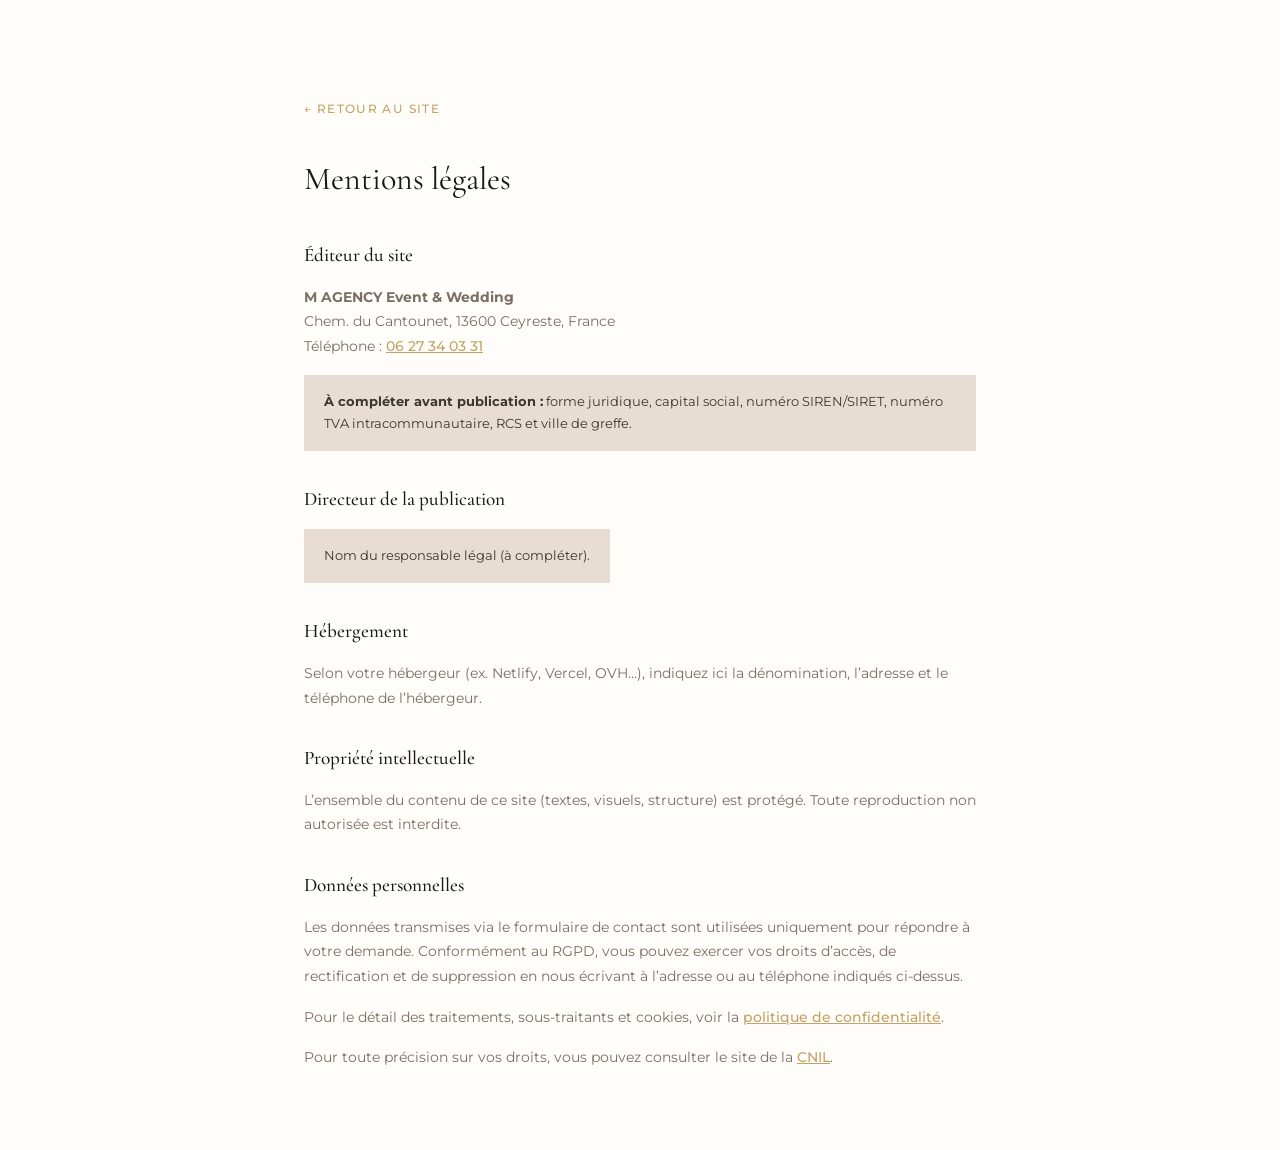
<file: m-agency-wedding/mentions-legales.html>
<!DOCTYPE html>
<html lang="fr">
<head>
  <meta charset="UTF-8">
  <meta name="viewport" content="width=device-width, initial-scale=1.0">
  <title>Mentions légales — M AGENCY Event & Wedding</title>
  <meta name="description" content="Mentions légales et informations éditeur du site M AGENCY Event & Wedding.">
  <link rel="canonical" href="https://www.magency.fr/mentions-legales.html">
  <link rel="icon" href="favicon.svg" type="image/svg+xml">
  <link href="https://fonts.googleapis.com/css2?family=Cormorant+Garamond:wght@400;500&family=Montserrat:wght@300;400&display=swap" rel="stylesheet">
  <link rel="stylesheet" href="css/styles.css">
  <style>
    .legal-page{max-width:720px;margin:0 auto;padding:6rem 1.5rem 4rem;font-size:.88rem;line-height:1.75;color:var(--text)}
    .legal-page h1{font-family:var(--font-display);font-size:2rem;font-weight:400;color:var(--dark);margin-bottom:2rem}
    .legal-page h2{font-family:var(--font-display);font-size:1.2rem;font-weight:500;color:var(--dark);margin:2rem 0 .75rem}
    .legal-page p{margin-bottom:1rem;color:var(--text-light)}
    .legal-page a{color:var(--gold);font-weight:500}
    .legal-back{display:inline-block;margin-bottom:2rem;font-size:.72rem;letter-spacing:.12em;text-transform:uppercase;color:var(--gold);text-decoration:none}
    .legal-back:hover{text-decoration:underline}
    .legal-placeholder{background:var(--champagne);padding:1rem 1.25rem;margin:1rem 0;font-size:.8rem;color:var(--text)}
  </style>
</head>
<body style="background:var(--warm-white)">
  <main class="legal-page">
    <a class="legal-back" href="index.html">← Retour au site</a>
    <h1>Mentions légales</h1>

    <h2>Éditeur du site</h2>
    <p><strong>M AGENCY Event & Wedding</strong><br>Chem. du Cantounet, 13600 Ceyreste, France<br>Téléphone : <a href="tel:0627340331">06 27 34 03 31</a></p>
    <div class="legal-placeholder">
      <strong>À compléter avant publication :</strong> forme juridique, capital social, numéro SIREN/SIRET, numéro TVA intracommunautaire, RCS et ville de greffe.
    </div>

    <h2>Directeur de la publication</h2>
    <p><span class="legal-placeholder" style="display:inline-block;margin:0">Nom du responsable légal (à compléter).</span></p>

    <h2>Hébergement</h2>
    <p>Selon votre hébergeur (ex. Netlify, Vercel, OVH…), indiquez ici la dénomination, l’adresse et le téléphone de l’hébergeur.</p>

    <h2>Propriété intellectuelle</h2>
    <p>L’ensemble du contenu de ce site (textes, visuels, structure) est protégé. Toute reproduction non autorisée est interdite.</p>

    <h2>Données personnelles</h2>
    <p>Les données transmises via le formulaire de contact sont utilisées uniquement pour répondre à votre demande. Conformément au RGPD, vous pouvez exercer vos droits d’accès, de rectification et de suppression en nous écrivant à l’adresse ou au téléphone indiqués ci-dessus.</p>
    <p>Pour le détail des traitements, sous-traitants et cookies, voir la <a href="politique-confidentialite.html">politique de confidentialité</a>.</p>
    <p>Pour toute précision sur vos droits, vous pouvez consulter le site de la <a href="https://www.cnil.fr" rel="noopener noreferrer" target="_blank">CNIL</a>.</p>
  </main>
</body>
</html>
</file>
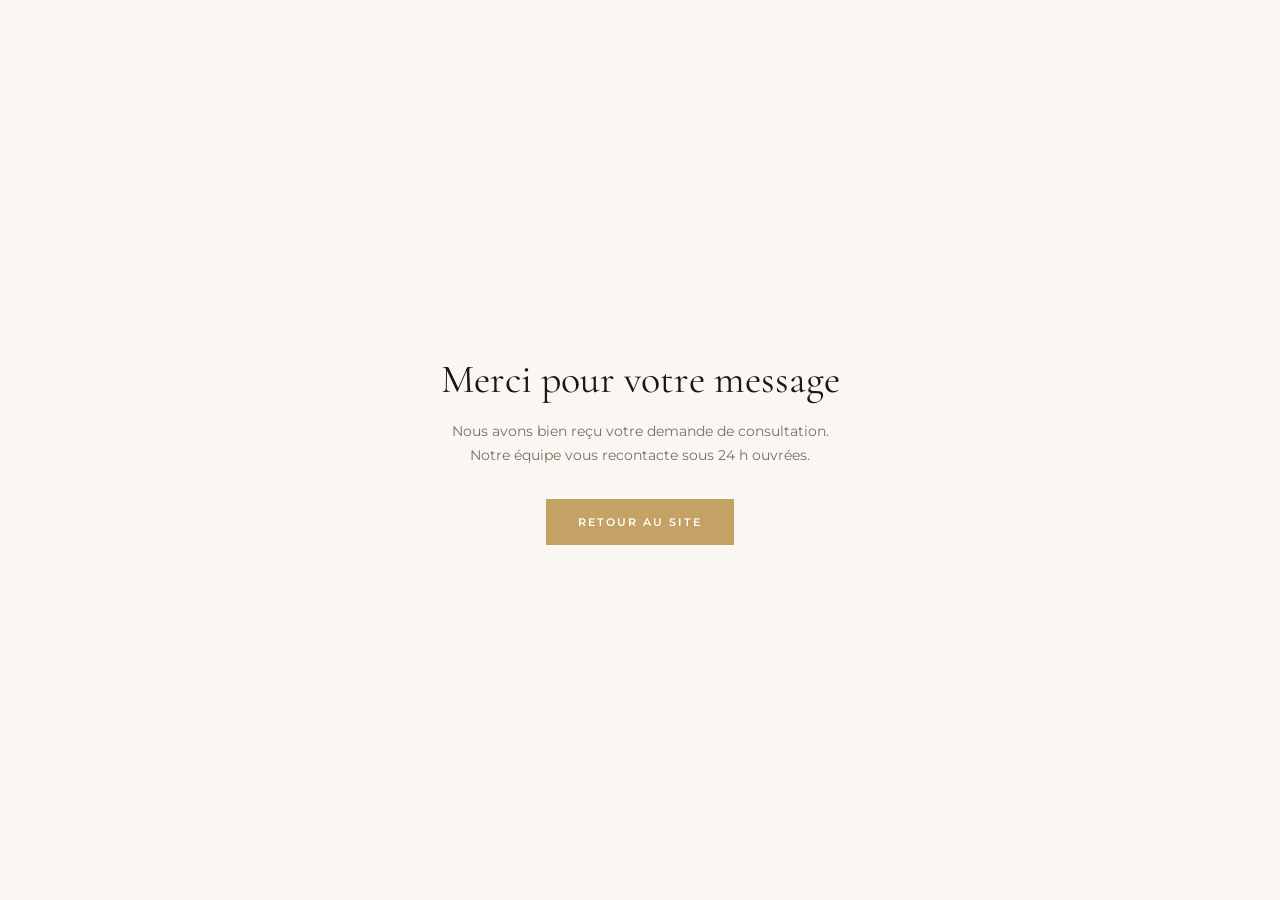
<file: m-agency-wedding/merci.html>
<!DOCTYPE html>
<html lang="fr">
<head>
  <meta charset="UTF-8">
  <meta name="viewport" content="width=device-width, initial-scale=1.0">
  <meta name="robots" content="noindex, follow">
  <title>Message reçu — M AGENCY Event & Wedding</title>
  <meta name="description" content="Merci pour votre message. M AGENCY vous recontacte très bientôt.">
  <link rel="canonical" href="https://www.magency.fr/merci.html">
  <link rel="icon" href="favicon.svg" type="image/svg+xml">
  <link href="https://fonts.googleapis.com/css2?family=Cormorant+Garamond:ital,wght@0,400;0,500&family=Montserrat:wght@400;500&display=swap" rel="stylesheet">
  <link rel="stylesheet" href="css/styles.css">
  <style>
    .page-simple{min-height:100vh;display:flex;flex-direction:column;align-items:center;justify-content:center;padding:2rem;text-align:center;background:var(--cream)}
    .page-simple h1{font-family:var(--font-display);font-size:clamp(1.75rem,4vw,2.5rem);font-weight:400;color:var(--dark);margin-bottom:1rem}
    .page-simple p{max-width:420px;font-size:.9rem;color:var(--text-light);line-height:1.7;margin-bottom:2rem}
    .page-simple a{display:inline-block;font-family:var(--font-body);font-size:.68rem;font-weight:600;letter-spacing:.18em;text-transform:uppercase;padding:1rem 2rem;background:var(--gold);color:var(--warm-white);text-decoration:none;transition:background .3s}
    .page-simple a:hover{background:var(--gold-light)}
  </style>
</head>
<body>
  <div class="page-simple">
    <h1>Merci pour votre message</h1>
    <p>Nous avons bien reçu votre demande de consultation. Notre équipe vous recontacte sous 24&nbsp;h ouvrées.</p>
    <a href="index.html">Retour au site</a>
  </div>
</body>
</html>
</file>
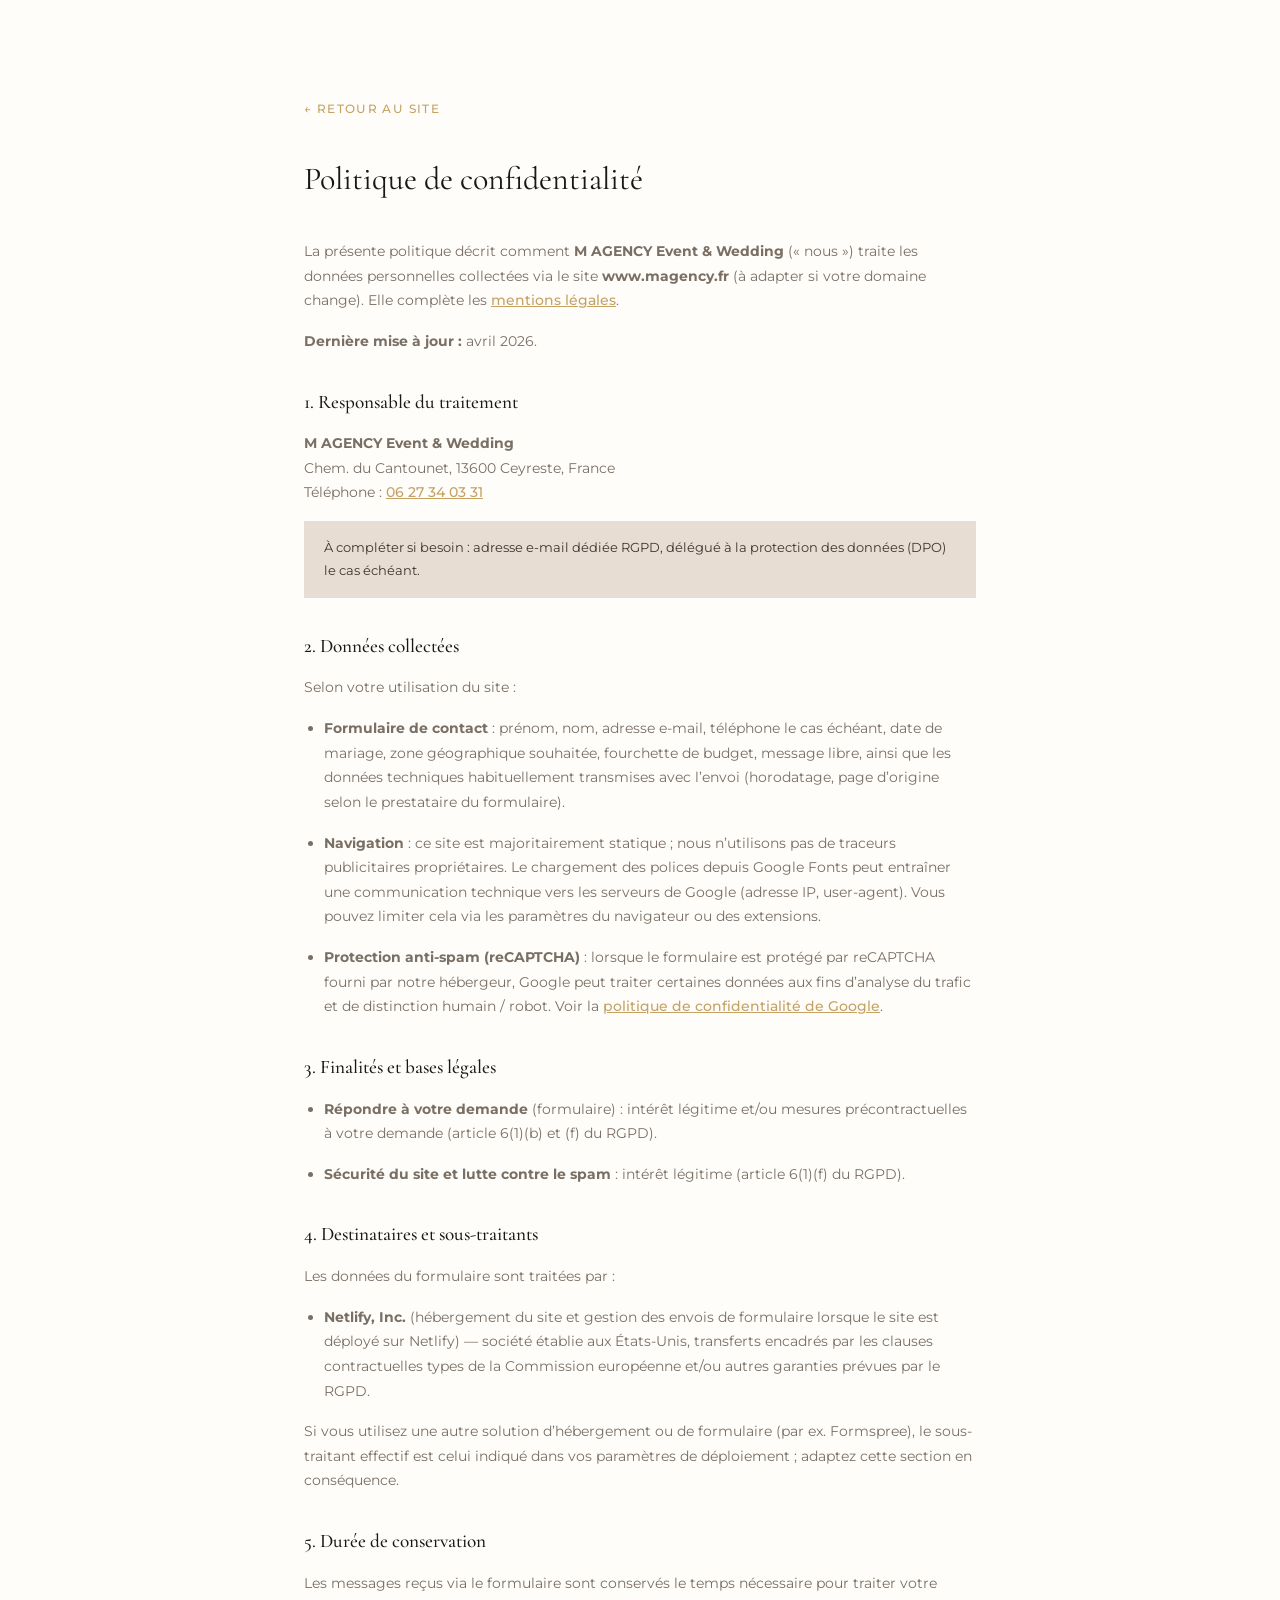
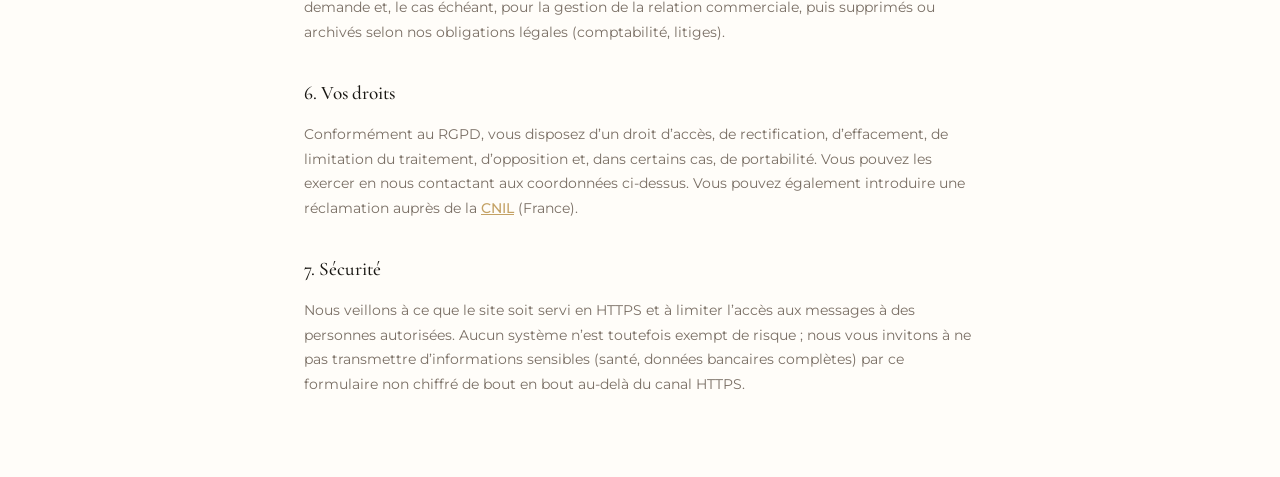
<file: m-agency-wedding/politique-confidentialite.html>
<!DOCTYPE html>
<html lang="fr">
<head>
  <meta charset="UTF-8">
  <meta name="viewport" content="width=device-width, initial-scale=1.0">
  <title>Politique de confidentialité — M AGENCY Event & Wedding</title>
  <meta name="description" content="Politique de confidentialité et protection des données personnelles — M AGENCY Event & Wedding.">
  <link rel="canonical" href="https://www.magency.fr/politique-confidentialite.html">
  <link rel="icon" href="favicon.svg" type="image/svg+xml">
  <link href="https://fonts.googleapis.com/css2?family=Cormorant+Garamond:wght@400;500&family=Montserrat:wght@300;400&display=swap" rel="stylesheet">
  <link rel="stylesheet" href="css/styles.css">
  <style>
    .legal-page{max-width:720px;margin:0 auto;padding:6rem 1.5rem 4rem;font-size:.88rem;line-height:1.75;color:var(--text)}
    .legal-page h1{font-family:var(--font-display);font-size:2rem;font-weight:400;color:var(--dark);margin-bottom:2rem}
    .legal-page h2{font-family:var(--font-display);font-size:1.2rem;font-weight:500;color:var(--dark);margin:2rem 0 .75rem}
    .legal-page p,.legal-page li{margin-bottom:1rem;color:var(--text-light)}
    .legal-page ul{padding-left:1.25rem;margin-bottom:1rem}
    .legal-page a{color:var(--gold);font-weight:500}
    .legal-back{display:inline-block;margin-bottom:2rem;font-size:.72rem;letter-spacing:.12em;text-transform:uppercase;color:var(--gold);text-decoration:none}
    .legal-back:hover{text-decoration:underline}
    .legal-placeholder{background:var(--champagne);padding:1rem 1.25rem;margin:1rem 0;font-size:.8rem;color:var(--text)}
  </style>
</head>
<body style="background:var(--warm-white)">
  <main class="legal-page">
    <a class="legal-back" href="index.html">← Retour au site</a>
    <h1>Politique de confidentialité</h1>
    <p>La présente politique décrit comment <strong>M AGENCY Event & Wedding</strong> (« nous ») traite les données personnelles collectées via le site <strong>www.magency.fr</strong> (à adapter si votre domaine change). Elle complète les <a href="mentions-legales.html">mentions légales</a>.</p>
    <p><strong>Dernière mise à jour :</strong> avril 2026.</p>

    <h2>1. Responsable du traitement</h2>
    <p><strong>M AGENCY Event & Wedding</strong><br>Chem. du Cantounet, 13600 Ceyreste, France<br>Téléphone : <a href="tel:0627340331">06 27 34 03 31</a></p>
    <div class="legal-placeholder">
      À compléter si besoin : adresse e-mail dédiée RGPD, délégué à la protection des données (DPO) le cas échéant.
    </div>

    <h2>2. Données collectées</h2>
    <p>Selon votre utilisation du site :</p>
    <ul>
      <li><strong>Formulaire de contact</strong> : prénom, nom, adresse e-mail, téléphone le cas échéant, date de mariage, zone géographique souhaitée, fourchette de budget, message libre, ainsi que les données techniques habituellement transmises avec l’envoi (horodatage, page d’origine selon le prestataire du formulaire).</li>
      <li><strong>Navigation</strong> : ce site est majoritairement statique ; nous n’utilisons pas de traceurs publicitaires propriétaires. Le chargement des polices depuis Google Fonts peut entraîner une communication technique vers les serveurs de Google (adresse IP, user-agent). Vous pouvez limiter cela via les paramètres du navigateur ou des extensions.</li>
      <li><strong>Protection anti-spam (reCAPTCHA)</strong> : lorsque le formulaire est protégé par reCAPTCHA fourni par notre hébergeur, Google peut traiter certaines données aux fins d’analyse du trafic et de distinction humain / robot. Voir la <a href="https://policies.google.com/privacy" rel="noopener noreferrer" target="_blank">politique de confidentialité de Google</a>.</li>
    </ul>

    <h2>3. Finalités et bases légales</h2>
    <ul>
      <li><strong>Répondre à votre demande</strong> (formulaire) : intérêt légitime et/ou mesures précontractuelles à votre demande (article 6(1)(b) et (f) du RGPD).</li>
      <li><strong>Sécurité du site et lutte contre le spam</strong> : intérêt légitime (article 6(1)(f) du RGPD).</li>
    </ul>

    <h2>4. Destinataires et sous-traitants</h2>
    <p>Les données du formulaire sont traitées par :</p>
    <ul>
      <li><strong>Netlify, Inc.</strong> (hébergement du site et gestion des envois de formulaire lorsque le site est déployé sur Netlify) — société établie aux États-Unis, transferts encadrés par les clauses contractuelles types de la Commission européenne et/ou autres garanties prévues par le RGPD.</li>
    </ul>
    <p>Si vous utilisez une autre solution d’hébergement ou de formulaire (par ex. Formspree), le sous-traitant effectif est celui indiqué dans vos paramètres de déploiement ; adaptez cette section en conséquence.</p>

    <h2>5. Durée de conservation</h2>
    <p>Les messages reçus via le formulaire sont conservés le temps nécessaire pour traiter votre demande et, le cas échéant, pour la gestion de la relation commerciale, puis supprimés ou archivés selon nos obligations légales (comptabilité, litiges).</p>

    <h2>6. Vos droits</h2>
    <p>Conformément au RGPD, vous disposez d’un droit d’accès, de rectification, d’effacement, de limitation du traitement, d’opposition et, dans certains cas, de portabilité. Vous pouvez les exercer en nous contactant aux coordonnées ci-dessus. Vous pouvez également introduire une réclamation auprès de la <a href="https://www.cnil.fr" rel="noopener noreferrer" target="_blank">CNIL</a> (France).</p>

    <h2>7. Sécurité</h2>
    <p>Nous veillons à ce que le site soit servi en HTTPS et à limiter l’accès aux messages à des personnes autorisées. Aucun système n’est toutefois exempt de risque ; nous vous invitons à ne pas transmettre d’informations sensibles (santé, données bancaires complètes) par ce formulaire non chiffré de bout en bout au-delà du canal HTTPS.</p>
  </main>
</body>
</html>
</file>
<file: m-agency-wedding/css/styles.css>
*,*::before,*::after{margin:0;padding:0;box-sizing:border-box}
:root{--cream:#FAF7F2;--warm-white:#FFFDF9;--champagne:#E8DDD3;--gold:#C4A265;--gold-light:#D4B87A;--dark:#1A1814;--text:#3D3630;--text-light:#7A6F65;--sage:#A8B5A0;--panel-services:#D9CFC3;--panel-services-end:#EDE4DA;--font-display:'Cormorant Garamond',Georgia,serif;--font-body:'Montserrat',sans-serif}
html{scroll-behavior:smooth;font-size:16px;overflow-x:hidden;max-width:100%;width:100%;overscroll-behavior-x:none}
body{font-family:var(--font-body);color:var(--text);background:var(--cream);overflow-x:hidden;max-width:100%;width:100%;position:relative;-webkit-font-smoothing:antialiased;overscroll-behavior-x:none}
main{max-width:100%;width:100%;overflow-x:clip;box-sizing:border-box}
@supports not (overflow:clip){main{overflow-x:hidden}}
img,svg,video,canvas{max-width:100%;height:auto}

.preloader{position:fixed;inset:0;z-index:9999;background:var(--dark);display:flex;align-items:center;justify-content:center;padding:0 1rem;transition:opacity .8s,visibility .8s;overflow:hidden}
.preloader.hidden{opacity:0;visibility:hidden;pointer-events:none}
.preloader-text{font-family:var(--font-display);font-size:clamp(1.5rem,8vw,4rem);color:var(--gold);font-weight:300;letter-spacing:.2em;max-width:100%;text-align:center;animation:pulse 1.2s ease-in-out infinite alternate}
@media(max-width:400px){.preloader-text{letter-spacing:.12em}}
@keyframes pulse{from{opacity:.3}to{opacity:1}}

nav{position:fixed;top:0;left:0;right:0;z-index:100;padding:1.25rem 3rem;display:flex;align-items:center;justify-content:space-between;transition:all .5s;background:transparent;max-width:100%;box-sizing:border-box}
nav.scrolled{background:rgba(250,247,242,.92);backdrop-filter:blur(20px);-webkit-backdrop-filter:blur(20px);box-shadow:0 1px 0 rgba(196,162,101,.15);padding:.85rem 3rem}
.nav-logo{font-family:var(--font-display);font-size:1.5rem;font-weight:400;letter-spacing:.15em;color:var(--warm-white);text-decoration:none;transition:color .4s}
nav.scrolled .nav-logo{color:var(--dark)}
.nav-links{display:flex;gap:2.5rem;align-items:center}
.nav-links a{font-family:var(--font-body);font-size:.7rem;font-weight:500;letter-spacing:.18em;text-transform:uppercase;color:rgba(255,255,255,.85);text-decoration:none;transition:color .3s;position:relative}
.nav-links a::after{content:'';position:absolute;bottom:-4px;left:0;width:0;height:1px;background:var(--gold);transition:width .3s}
.nav-links a:hover::after{width:100%}
nav.scrolled .nav-links a{color:var(--text)}
.nav-links a:hover{color:var(--gold)}
.nav-cta{font-family:var(--font-body);font-size:.65rem;font-weight:600;letter-spacing:.15em;text-transform:uppercase;padding:.7rem 1.8rem;background:var(--gold);color:var(--warm-white);border:none;cursor:pointer;text-decoration:none;transition:all .3s}
.nav-cta:hover{background:var(--gold-light);transform:translateY(-1px)}
.hamburger{display:none;cursor:pointer;background:none;border:none;flex-direction:column;gap:5px;padding:5px}
.hamburger span{display:block;width:24px;height:1.5px;background:var(--warm-white);transition:all .3s}
nav.scrolled .hamburger span{background:var(--dark)}
.mobile-menu{position:fixed;inset:0;z-index:99;background:var(--dark);display:flex;flex-direction:column;align-items:center;justify-content:center;gap:2.5rem;opacity:0;visibility:hidden;transition:all .5s}
.mobile-menu.open{opacity:1;visibility:visible}
.mobile-menu a{font-family:var(--font-display);font-size:2rem;font-weight:300;color:var(--warm-white);text-decoration:none;letter-spacing:.08em;transition:color .3s}
.mobile-menu a:hover{color:var(--gold)}
.mobile-menu .mobile-phone{font-family:var(--font-body);font-size:.8rem;font-weight:400;color:var(--gold);text-decoration:none;letter-spacing:.1em;margin-top:1rem}
@media(max-width:900px){.nav-links{display:none}.hamburger{display:flex}nav{padding:1rem 1.5rem}nav.scrolled{padding:.75rem 1.5rem}}

.hero{position:relative;min-height:100vh;min-height:100dvh;display:flex;align-items:center;justify-content:center;overflow:hidden;overflow-x:hidden;background:var(--dark);width:100%;max-width:100%;isolation:isolate;contain:paint}
.hero-bg{position:absolute;inset:0;width:100%;height:100%;background:linear-gradient(135deg,rgba(26,24,20,.55)0%,rgba(26,24,20,.35)40%,rgba(26,24,20,.50)100%),url('https://images.unsplash.com/photo-1519741497674-611481863552?w=1920&q=80') center/cover no-repeat;transform:translateZ(0) scale(1.05);animation:heroZoom 20s ease-in-out infinite alternate;transform-origin:center center;will-change:transform}
@keyframes heroZoom{from{transform:translateZ(0) scale(1.05)}to{transform:translateZ(0) scale(1.12)}}
.hero-content{position:relative;z-index:2;text-align:center;max-width:880px;width:100%;padding:0 1.25rem;box-sizing:border-box}
.hero-eyebrow{font-family:var(--font-body);font-size:.7rem;font-weight:500;letter-spacing:.35em;text-transform:uppercase;color:var(--gold);margin-bottom:1.8rem;opacity:0;animation:fadeUp 1s ease .5s forwards}
.hero-title{font-family:var(--font-display);font-size:clamp(2.8rem,6vw,5.5rem);font-weight:300;line-height:1.1;color:var(--warm-white);margin-bottom:1.5rem;overflow-wrap:anywhere;opacity:0;animation:fadeUp 1s ease .7s forwards}
.hero-title em{font-style:italic;font-weight:400;color:var(--gold-light)}
.hero-subtitle{font-family:var(--font-body);font-size:clamp(.85rem,1.5vw,1.05rem);font-weight:300;line-height:1.8;color:rgba(255,255,255,.8);max-width:620px;margin:0 auto 2.5rem;opacity:0;animation:fadeUp 1s ease .9s forwards}
.hero-cta{display:inline-block;font-family:var(--font-body);font-size:.7rem;font-weight:600;letter-spacing:.2em;text-transform:uppercase;padding:1.1rem 3rem;background:var(--gold);color:var(--warm-white);border:none;cursor:pointer;text-decoration:none;transition:all .4s;opacity:0;animation:fadeUp 1s ease 1.1s forwards}
.hero-cta:hover{background:var(--gold-light);transform:translateY(-2px);box-shadow:0 8px 30px rgba(196,162,101,.3)}
.hero-scroll{position:absolute;bottom:2.5rem;left:50%;transform:translateX(-50%);display:flex;flex-direction:column;align-items:center;gap:.5rem;color:rgba(255,255,255,.5);font-size:.6rem;letter-spacing:.2em;text-transform:uppercase;font-family:var(--font-body);animation:fadeUp 1s ease 1.5s forwards;opacity:0}
.scroll-line{width:1px;height:40px;background:rgba(255,255,255,.3);position:relative;overflow:hidden}
.scroll-line::after{content:'';position:absolute;top:-100%;left:0;width:100%;height:100%;background:var(--gold);animation:scrollDown 2s ease-in-out infinite}
@keyframes scrollDown{0%{top:-100%}50%{top:100%}100%{top:100%}}
@keyframes fadeUp{from{opacity:0;transform:translateY(30px)}to{opacity:1;transform:translateY(0)}}

section{padding:7rem 2rem;max-width:100%;width:100%;box-sizing:border-box}
@media(max-width:768px){section{padding:4.5rem 1.25rem}}
.section-eyebrow{font-family:var(--font-body);font-size:.65rem;font-weight:600;letter-spacing:.3em;text-transform:uppercase;color:var(--gold);margin-bottom:1rem}
.section-title{font-family:var(--font-display);font-size:clamp(2rem,4vw,3.5rem);font-weight:300;line-height:1.15;color:var(--dark);margin-bottom:1.2rem;overflow-wrap:anywhere}
.section-title em{font-style:italic;font-weight:400}
.section-subtitle{font-size:.9rem;font-weight:300;line-height:1.8;color:var(--text-light);max-width:550px}

.social-proof{background:var(--warm-white);text-align:center;padding:5rem 2rem;max-width:100%;overflow-x:hidden;box-sizing:border-box}
.trust-stats{display:flex;justify-content:center;gap:4rem;margin:3rem 0;flex-wrap:wrap}
.stat{text-align:center}
.stat-number{font-family:var(--font-display);font-size:clamp(2.5rem,4vw,3.5rem);font-weight:300;color:var(--gold);line-height:1}
.stat-label{font-size:.7rem;font-weight:500;letter-spacing:.15em;text-transform:uppercase;color:var(--text-light);margin-top:.5rem}
.google-badge{display:inline-flex;align-items:center;justify-content:center;flex-wrap:wrap;gap:.5rem;max-width:100%;background:var(--cream);padding:.6rem 1.5rem;margin-bottom:2.5rem;font-size:.75rem;font-weight:500;color:var(--text)}
.google-badge svg{width:18px;height:18px}
.google-badge .g-stars{color:var(--gold);letter-spacing:.1em;margin-left:.3rem}
.testimonials-grid{display:grid;grid-template-columns:repeat(3,1fr);gap:2rem;max-width:1100px;margin:2rem auto 0}
@media(max-width:768px){.testimonials-grid{grid-template-columns:1fr}.trust-stats{gap:2rem}}
.testimonial-card{background:var(--cream);padding:2.5rem 2rem;text-align:left;position:relative}
.testimonial-card::before{content:'\201C';font-family:var(--font-display);font-size:4rem;color:var(--gold);line-height:1;opacity:.4;position:absolute;top:1rem;left:1.5rem}
.testimonial-text{font-family:var(--font-display);font-size:1.05rem;font-style:italic;font-weight:400;line-height:1.7;color:var(--text);margin-bottom:1.5rem;position:relative;z-index:1}
.testimonial-meta{display:flex;align-items:center;gap:.8rem}
.testimonial-avatar{width:36px;height:36px;border-radius:50%;background:var(--gold);display:flex;align-items:center;justify-content:center;font-family:var(--font-display);font-size:.95rem;font-weight:500;color:var(--warm-white);flex-shrink:0}
.testimonial-author{font-size:.75rem;font-weight:600;letter-spacing:.08em;color:var(--text)}
.testimonial-date{font-size:.65rem;font-weight:400;color:var(--text-light);margin-top:.15rem}
.stars{color:var(--gold);margin-bottom:1rem;font-size:.8rem;letter-spacing:.15em}

.services{background:linear-gradient(168deg,var(--panel-services) 0%,#E0D4C6 32%,var(--panel-services-end) 72%,#F3EDE6 100%);position:relative;overflow:hidden}
.services::before{content:'';position:absolute;inset:0;background:radial-gradient(ellipse 90% 60% at 15% 20%,rgba(168,181,160,.2),transparent 50%),radial-gradient(ellipse 70% 50% at 85% 80%,rgba(196,162,101,.12),transparent 45%);pointer-events:none}
.services-inner{max-width:1200px;margin:0 auto;position:relative;z-index:1;width:100%;box-sizing:border-box}
.services-grid>*,.testimonials-grid>*,.form-inner>*,.why-us-inner>*{min-width:0}
.services-header{text-align:center;margin-bottom:4rem}
.services-header .section-subtitle{margin:0 auto}
.services-grid{display:grid;grid-template-columns:repeat(3,1fr);gap:1.5rem}
@media(max-width:900px){.services-grid{grid-template-columns:1fr;gap:1rem}}
.service-card{background:var(--warm-white);padding:3rem 2.5rem;transition:all .5s;border:1px solid rgba(196,162,101,.2);overflow:hidden;box-shadow:0 4px 24px rgba(26,24,20,.04)}
.service-card:hover{border-color:var(--gold);transform:translateY(-4px);box-shadow:0 20px 60px rgba(0,0,0,.06)}
.service-icon{font-family:var(--font-display);font-size:2.5rem;font-weight:300;color:var(--gold);margin-bottom:1.5rem;display:block}
.service-title{font-family:var(--font-display);font-size:1.6rem;font-weight:400;color:var(--dark);margin-bottom:1rem}
.service-desc{font-size:.85rem;font-weight:300;line-height:1.8;color:var(--text-light);margin-bottom:1.5rem}
.service-list{list-style:none}
.service-list li{font-size:.8rem;font-weight:400;color:var(--text);padding:.5rem 0;border-top:1px solid rgba(196,162,101,.15);display:flex;align-items:center;gap:.6rem}
.service-list li::before{content:'\2014';color:var(--gold);font-weight:300}

.why-us{background:var(--warm-white);overflow-x:hidden}
.why-us-inner{max-width:1100px;margin:0 auto;display:grid;grid-template-columns:1fr 1fr;gap:5rem;align-items:center;width:100%;box-sizing:border-box}
@media(max-width:900px){.why-us-inner{grid-template-columns:1fr;gap:3rem}}
.why-us-image{aspect-ratio:3/4;overflow:hidden;position:relative;isolation:isolate}
.why-us-image img{width:100%;height:100%;object-fit:cover}
.why-us-image::after{content:'';position:absolute;top:-1rem;left:-1rem;width:100%;height:100%;border:1px solid var(--gold);z-index:0;pointer-events:none;box-sizing:border-box}
.why-us-image img{position:relative;z-index:1}
.why-list{list-style:none;margin-top:2.5rem}
.why-list li{display:flex;align-items:flex-start;gap:1.2rem;padding:1.3rem 0;border-bottom:1px solid rgba(196,162,101,.15)}
.why-list li:first-child{border-top:1px solid rgba(196,162,101,.15)}
.why-number{font-family:var(--font-display);font-size:1.5rem;font-weight:300;color:var(--gold);flex-shrink:0;width:2.2rem}
.why-text strong{display:block;font-family:var(--font-display);font-size:1.15rem;font-weight:500;color:var(--dark);margin-bottom:.3rem}
.why-text span{font-size:.82rem;font-weight:300;line-height:1.7;color:var(--text-light)}

.form-section{background:var(--cream)}
.form-inner{max-width:1100px;margin:0 auto;display:grid;grid-template-columns:1fr 1.2fr;gap:4rem;align-items:start;width:100%;box-sizing:border-box}
@media(max-width:900px){.form-inner{grid-template-columns:1fr;gap:2.5rem}}
.form-left .section-subtitle{margin-bottom:2rem}
.form-features{list-style:none}
.form-features li{display:flex;align-items:center;gap:.8rem;padding:.6rem 0;font-size:.85rem;font-weight:400;color:var(--text)}
.form-features li svg{width:18px;height:18px;flex-shrink:0;color:var(--gold)}
.form-contact-info{margin-top:2.5rem;padding-top:2rem;border-top:1px solid rgba(196,162,101,.2)}
.form-contact-info p{font-size:.82rem;font-weight:400;color:var(--text-light);line-height:1.8}
.form-contact-info a{color:var(--gold);text-decoration:none;font-weight:500}
.form-contact-info a:hover{color:var(--gold-light)}
.form-card{background:var(--warm-white);padding:3rem;box-shadow:0 10px 40px rgba(0,0,0,.04)}
@media(max-width:500px){.form-card{padding:2rem 1.5rem}}
.form-row{display:grid;grid-template-columns:1fr 1fr;gap:1rem}
@media(max-width:500px){.form-row{grid-template-columns:1fr}}
.form-group{margin-bottom:1rem}
.form-group.full{grid-column:1/-1}
.form-label{display:block;font-size:.68rem;font-weight:600;letter-spacing:.12em;text-transform:uppercase;color:var(--text-light);margin-bottom:.5rem}
.form-input,.form-textarea,.form-select{width:100%;font-family:var(--font-body);font-size:.88rem;font-weight:300;padding:.85rem 1rem;border:1px solid var(--champagne);background:var(--cream);color:var(--text);transition:border-color .3s;outline:none;-webkit-appearance:none;border-radius:0}
.form-input:focus,.form-textarea:focus,.form-select:focus{border-color:var(--gold)}
.form-input::placeholder,.form-textarea::placeholder{color:var(--champagne)}
.form-textarea{resize:vertical;min-height:120px}
.form-select{cursor:pointer;background-image:url("data:image/svg+xml,%3Csvg xmlns='http://www.w3.org/2000/svg' width='12' height='12' viewBox='0 0 24 24' fill='none' stroke='%23C4A265' stroke-width='2'%3E%3Cpath d='M6 9l6 6 6-6'/%3E%3C/svg%3E");background-repeat:no-repeat;background-position:right 1rem center;padding-right:2.5rem}
.form-privacy-notice{font-size:.72rem;line-height:1.6;color:var(--text-light);margin:.25rem 0 1rem}
.form-privacy-notice a{color:var(--gold);font-weight:500;text-decoration:none}
.form-privacy-notice a:hover{text-decoration:underline}
.form-recaptcha{margin:.5rem 0 1rem;min-height:78px;max-width:100%;overflow-x:auto;-webkit-overflow-scrolling:touch;touch-action:auto}
.form-recaptcha:empty{min-height:0;margin:0}
.form-recaptcha iframe{max-width:100%!important}
.form-submit{width:100%;font-family:var(--font-body);font-size:.7rem;font-weight:600;letter-spacing:.2em;text-transform:uppercase;padding:1.1rem;background:var(--gold);color:var(--warm-white);border:none;cursor:pointer;transition:all .3s;margin-top:.5rem}
.form-submit:hover{background:var(--gold-light)}

.final-cta{background:var(--dark);text-align:center;padding:6rem 2rem;position:relative;overflow:hidden;max-width:100%;box-sizing:border-box}
.final-cta::before{content:'';position:absolute;inset:0;background:radial-gradient(ellipse at center,rgba(196,162,101,.1)0%,transparent 70%)}
.final-cta-inner{position:relative;z-index:1}
.final-cta .section-eyebrow{color:var(--gold)}
.final-cta .section-title{color:var(--warm-white);max-width:700px;margin:0 auto .8rem}
.final-cta .section-subtitle{color:rgba(255,255,255,.6);margin:0 auto 2.5rem}
.final-cta-btn{display:inline-block;font-family:var(--font-body);font-size:.7rem;font-weight:600;letter-spacing:.2em;text-transform:uppercase;padding:1.1rem 3rem;background:var(--gold);color:var(--warm-white);border:none;cursor:pointer;text-decoration:none;transition:all .4s}
.final-cta-btn:hover{background:var(--gold-light);transform:translateY(-2px);box-shadow:0 8px 30px rgba(196,162,101,.3)}

footer{background:var(--dark);border-top:1px solid rgba(196,162,101,.15);padding:3rem 2rem 2rem;max-width:100%;overflow-x:hidden;box-sizing:border-box}
.footer-inner{max-width:1100px;margin:0 auto;display:flex;align-items:flex-start;justify-content:space-between;flex-wrap:wrap;gap:2rem;width:100%}
.footer-logo{font-family:var(--font-display);font-size:1.2rem;font-weight:400;letter-spacing:.15em;color:var(--warm-white);margin-bottom:.8rem}
.footer-address{font-size:.72rem;font-weight:300;line-height:1.8;color:rgba(255,255,255,.45)}
.footer-address a{color:var(--gold);text-decoration:none}
.footer-links{display:flex;flex-wrap:wrap;gap:1rem 1.5rem;max-width:100%}
@media(min-width:600px){.footer-links{gap:2rem}}
.footer-links a{font-size:.7rem;font-weight:400;letter-spacing:.1em;color:rgba(255,255,255,.5);text-decoration:none;transition:color .3s}
.footer-links a:hover{color:var(--gold)}
.footer-copy{width:100%;text-align:center;font-size:.65rem;color:rgba(255,255,255,.3);margin-top:2rem;padding-top:1.5rem;border-top:1px solid rgba(255,255,255,.06);letter-spacing:.05em}

.sticky-cta{position:fixed;bottom:0;left:0;right:0;z-index:90;padding:.8rem 1.25rem;background:rgba(26,24,20,.95);backdrop-filter:blur(10px);display:none;transform:translateY(100%);transition:transform .4s}
.sticky-cta.visible{transform:translateY(0)}
.sticky-cta-btn{display:block;width:100%;font-family:var(--font-body);font-size:.68rem;font-weight:600;letter-spacing:.18em;text-transform:uppercase;text-align:center;padding:.9rem;background:var(--gold);color:var(--warm-white);border:none;cursor:pointer;text-decoration:none}
@media(max-width:900px){.sticky-cta{display:block}footer{padding-bottom:5rem}}

.reveal{opacity:0;transform:translateY(40px);transition:opacity .8s,transform .8s}
.reveal.visible{opacity:1;transform:translateY(0)}

.skip-link{position:absolute;width:1px;height:1px;padding:0;margin:-1px;overflow:hidden;clip:rect(0,0,0,0);white-space:nowrap;border:0;top:0;left:0;z-index:10002;background:var(--gold);color:var(--warm-white);font-family:var(--font-body);font-size:.72rem;font-weight:600;letter-spacing:.1em;text-transform:uppercase;text-decoration:none}
.skip-link:focus,.skip-link:focus-visible{width:auto;height:auto;margin:0;padding:.75rem 1.25rem;overflow:visible;clip:auto;white-space:normal;left:1rem;top:1rem;outline:2px solid var(--warm-white);outline-offset:2px}

.visually-hidden{position:absolute;width:1px;height:1px;padding:0;margin:-1px;overflow:hidden;clip:rect(0,0,0,0);white-space:nowrap;border:0}

a:focus-visible,.nav-cta:focus-visible,.hero-cta:focus-visible,.final-cta-btn:focus-visible,.sticky-cta-btn:focus-visible,.form-submit:focus-visible,.hamburger:focus-visible{outline:2px solid var(--gold);outline-offset:3px}
.form-input:focus-visible,.form-textarea:focus-visible,.form-select:focus-visible{outline:2px solid var(--gold);outline-offset:2px}
.form-submit:disabled{cursor:not-allowed;opacity:.85}

@media (prefers-reduced-motion:reduce){
  html{scroll-behavior:auto}
  .preloader,.preloader-text,.hero-bg,.scroll-line::after,.reveal{transition:none!important;animation:none!important}
  .preloader-text{opacity:1}
  .hero-bg{transform:translateZ(0) scale(1.05)}
  .hero-eyebrow,.hero-title,.hero-subtitle,.hero-cta,.hero-scroll{animation:none!important;opacity:1!important;transform:none!important}
  .reveal{opacity:1;transform:none}
}
</file>
